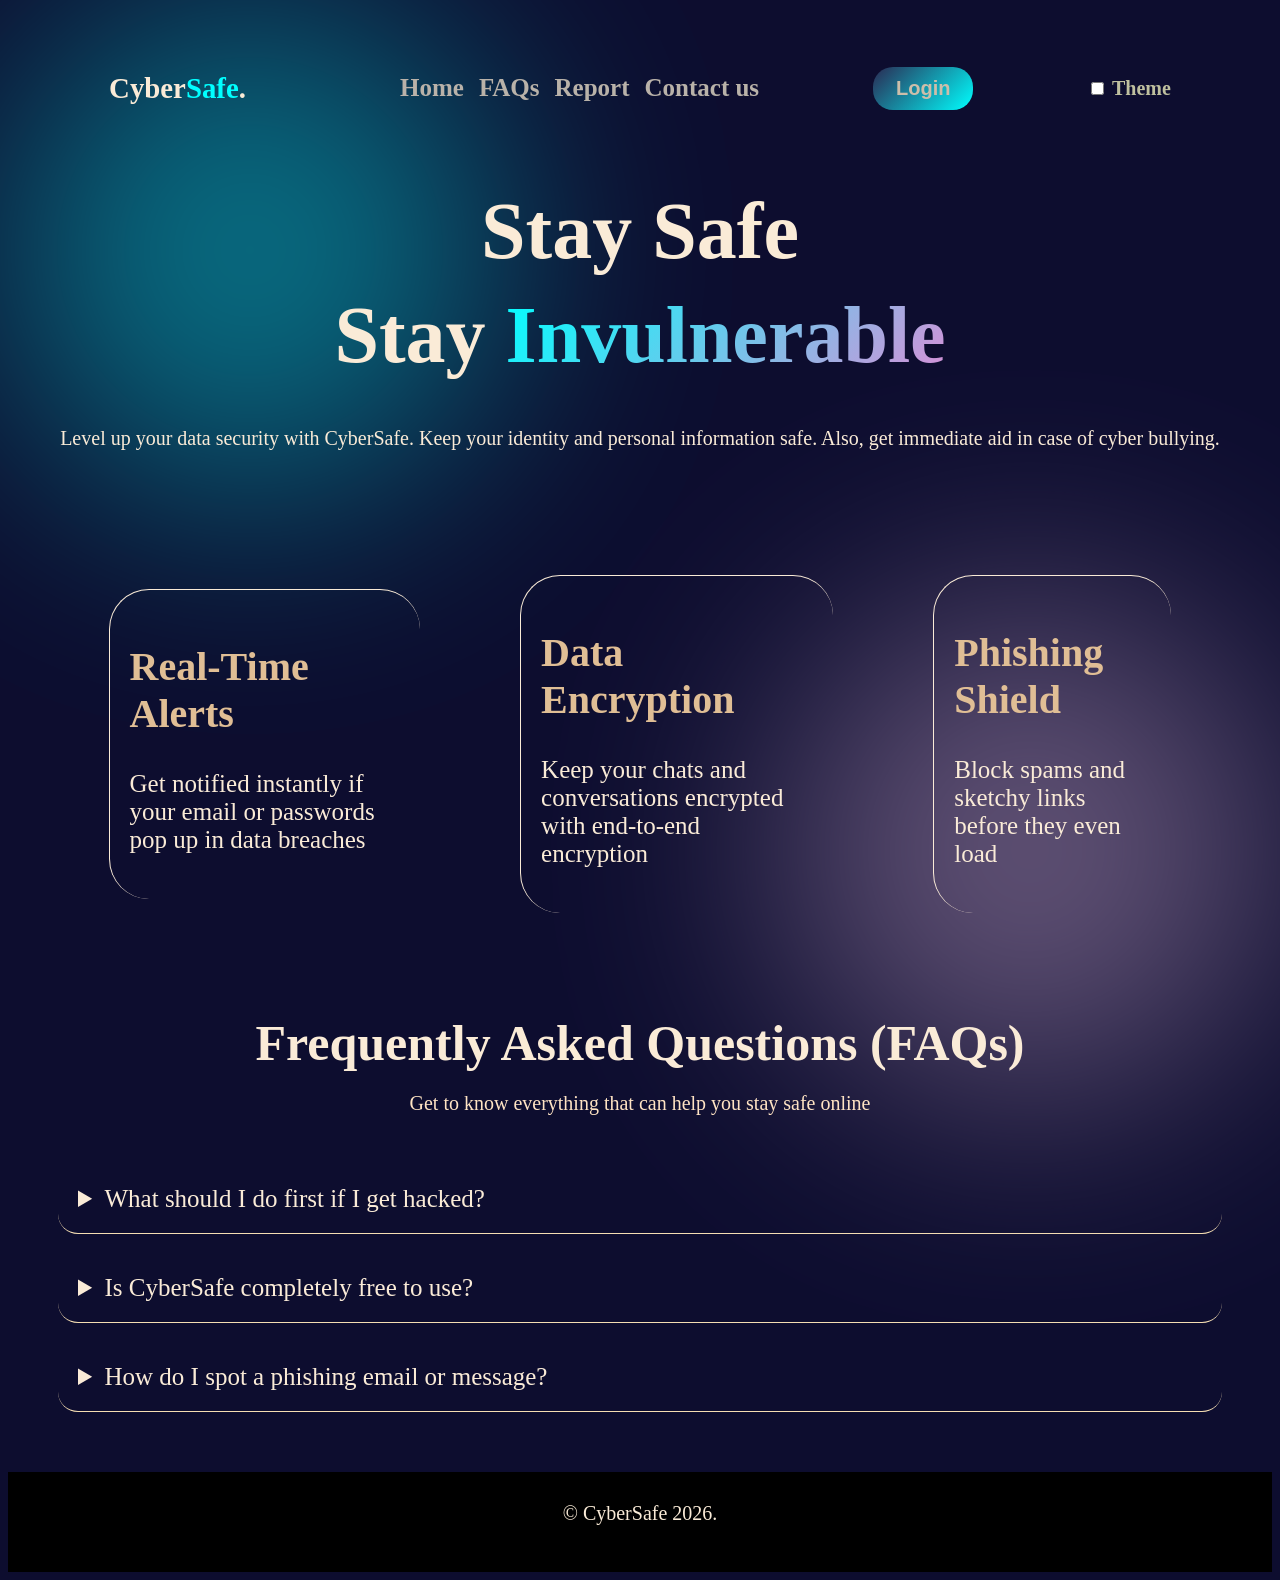
<file: index.html>
<!DOCTYPE html>
<html>
    <head>
        <title>CyberSafe</title>
        <meta name="viewport" content="width=device-width initial-scale=1.0">
        <link rel="stylesheet" href="style/stylehome.css">
    </head>
    <body>
        <div class="blur1"></div>
        <div class="blur2"></div>
        <nav class="navbar">
            <div class="icon">
                <h1>Cyber<span class="span">Safe</span>.</h1>
            </div>
            <ul class="nav-links">
                <li><a href="index.html">Home</a></li>
                <li><a href="#faq">FAQs</a></li>
                <li><a href="report.html">Report</a></li>
                <li><a href="contact.html">Contact us</a></li>
            </ul>
            <div class="login">
                <a href="loginform.html"><button>Login</button></a>
            </div>
            <label class="theme">
                <input type="checkbox">
                <span class="mode">Theme</span>
            </label>
        </nav>
        <header class="head">
            <h1>Stay Safe</h1>
            <h1>Stay <span class="gradient">Invulnerable</span></h1>
            <p>Level up your data security with CyberSafe. Keep your identity and personal information safe.
            Also, get immediate aid in case of cyber bullying.</p>
        </header>
        <main class="grid-container">
            <div class="cards">
                <div class="card">
                    <h2>Real-Time Alerts</h2>
                    <p>Get notified instantly if your email or passwords pop up in data breaches</p>
                </div>
                <div class="card">
                    <h2>Data Encryption</h2>
                    <p>Keep your chats and conversations encrypted with end-to-end encryption</p>
                </div>
                <div class="card">
                    <h2>Phishing Shield</h2>
                    <p>Block spams and sketchy links before they even load</p>
                </div>
            </div>
            <div class="faq" id="faq">
                <h2>Frequently Asked Questions (FAQs)</h2>
                <p>Get to know everything that can help you stay safe online</p>
                <div class="accordion">
                    <details>
                        <summary>What should I do first if I get hacked?</summary>
                        <div class="accordion-content">
                            <p>Immediately change password on affected accounts, enable Two-Factor Authentication (2FA), and disconnect compromised devices 
                            from Wi-Fi.</p>
                        </div>
                    </details>
                    <details>
                        <summary>Is CyberSafe completely free to use?</summary>
                        <div class="accordion-content">
                            <p>Yes, our basic breach monitoring and scam reporting tools are 100% free for everyone.</p>
                        </div>
                    </details>
                    <details>
                        <summary>How do I spot a phishing email or message?</summary>
                        <div class="accordion-content">
                            <p>Check the sender's actual email address, look for urgent demand language, and never click links promising instant money or unexpected packages.</p>
                        </div>
                    </details>
                </div>
            </div>
        </main>
        <footer>
            <p>&copy; CyberSafe 2026.</p>
        </footer>
    </body>
</html>
</file>
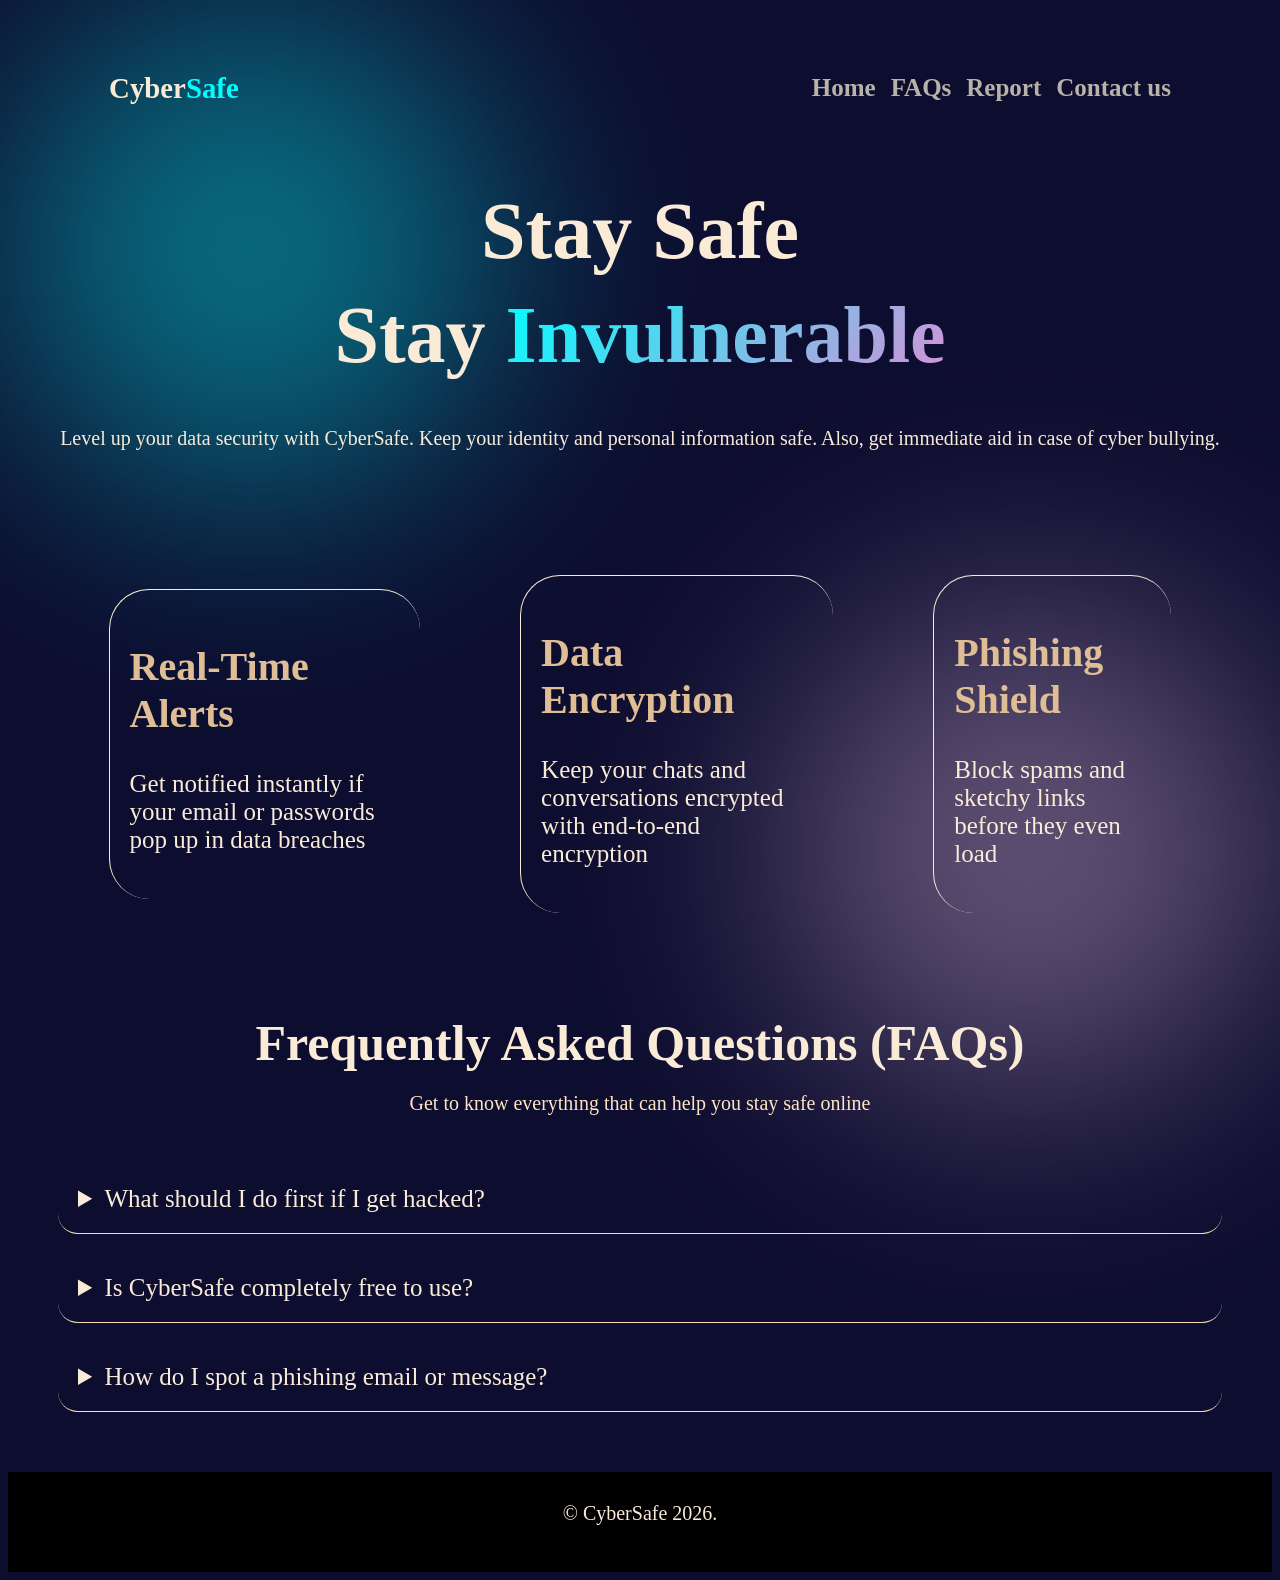
<file: source code/index.html>
<!DOCTYPE html>
<html>
    <head>
        <title>CyberSafe</title>
        <meta name="viewport" content="width=device-width initial-scale=1.0">
        <link rel="stylesheet" href="../style/stylehome.css">
    </head>
    <body>
        <div class="blur1"></div>
        <div class="blur2"></div>
        <nav class="navbar">
            <div class="icon">
                <h1>Cyber<span class="span">Safe</span></h1>
            </div>
            <ul class="nav-links">
                <li><a href="index.html">Home</a></li>
                <li><a href="#faq">FAQs</a></li>
                <li><a href="report.html">Report</a></li>
                <li><a href="contact.html">Contact us</a></li>
            </ul>
        </nav>
        <header class="head">
            <h1>Stay Safe</h1>
            <h1>Stay <span class="gradient">Invulnerable</span></h1>
            <p>Level up your data security with CyberSafe. Keep your identity and personal information safe.
            Also, get immediate aid in case of cyber bullying.</p>
        </header>
        <main class="grid-container">
            <div class="cards">
                <div class="card">
                    <h2>Real-Time Alerts</h2>
                    <p>Get notified instantly if your email or passwords pop up in data breaches</p>
                </div>
                <div class="card">
                    <h2>Data Encryption</h2>
                    <p>Keep your chats and conversations encrypted with end-to-end encryption</p>
                </div>
                <div class="card">
                    <h2>Phishing Shield</h2>
                    <p>Block spams and sketchy links before they even load</p>
                </div>
            </div>
            <div class="faq" id="faq">
                <h2>Frequently Asked Questions (FAQs)</h2>
                <p>Get to know everything that can help you stay safe online</p>
                <div class="accordion">
                    <details>
                        <summary>What should I do first if I get hacked?</summary>
                        <div class="accordion-content">
                            <p>Immediately change password on affected accounts, enable Two-Factor Authentication (2FA), and disconnect compromised devices 
                            from Wi-Fi.</p>
                        </div>
                    </details>
                    <details>
                        <summary>Is CyberSafe completely free to use?</summary>
                        <div class="accordion-content">
                            <p>Yes, our basic breach monitoring and scam reporting tools are 100% free for everyone.</p>
                        </div>
                    </details>
                    <details>
                        <summary>How do I spot a phishing email or message?</summary>
                        <div class="accordion-content">
                            <p>Check the sender's actual email address, look for urgent demand language, and never click links promising instant money or unexpected packages.</p>
                        </div>
                    </details>
                </div>
            </div>
        </main>
        <footer>
            <p>&copy; CyberSafe 2026.</p>
        </footer>
    </body>
</html>
</file>
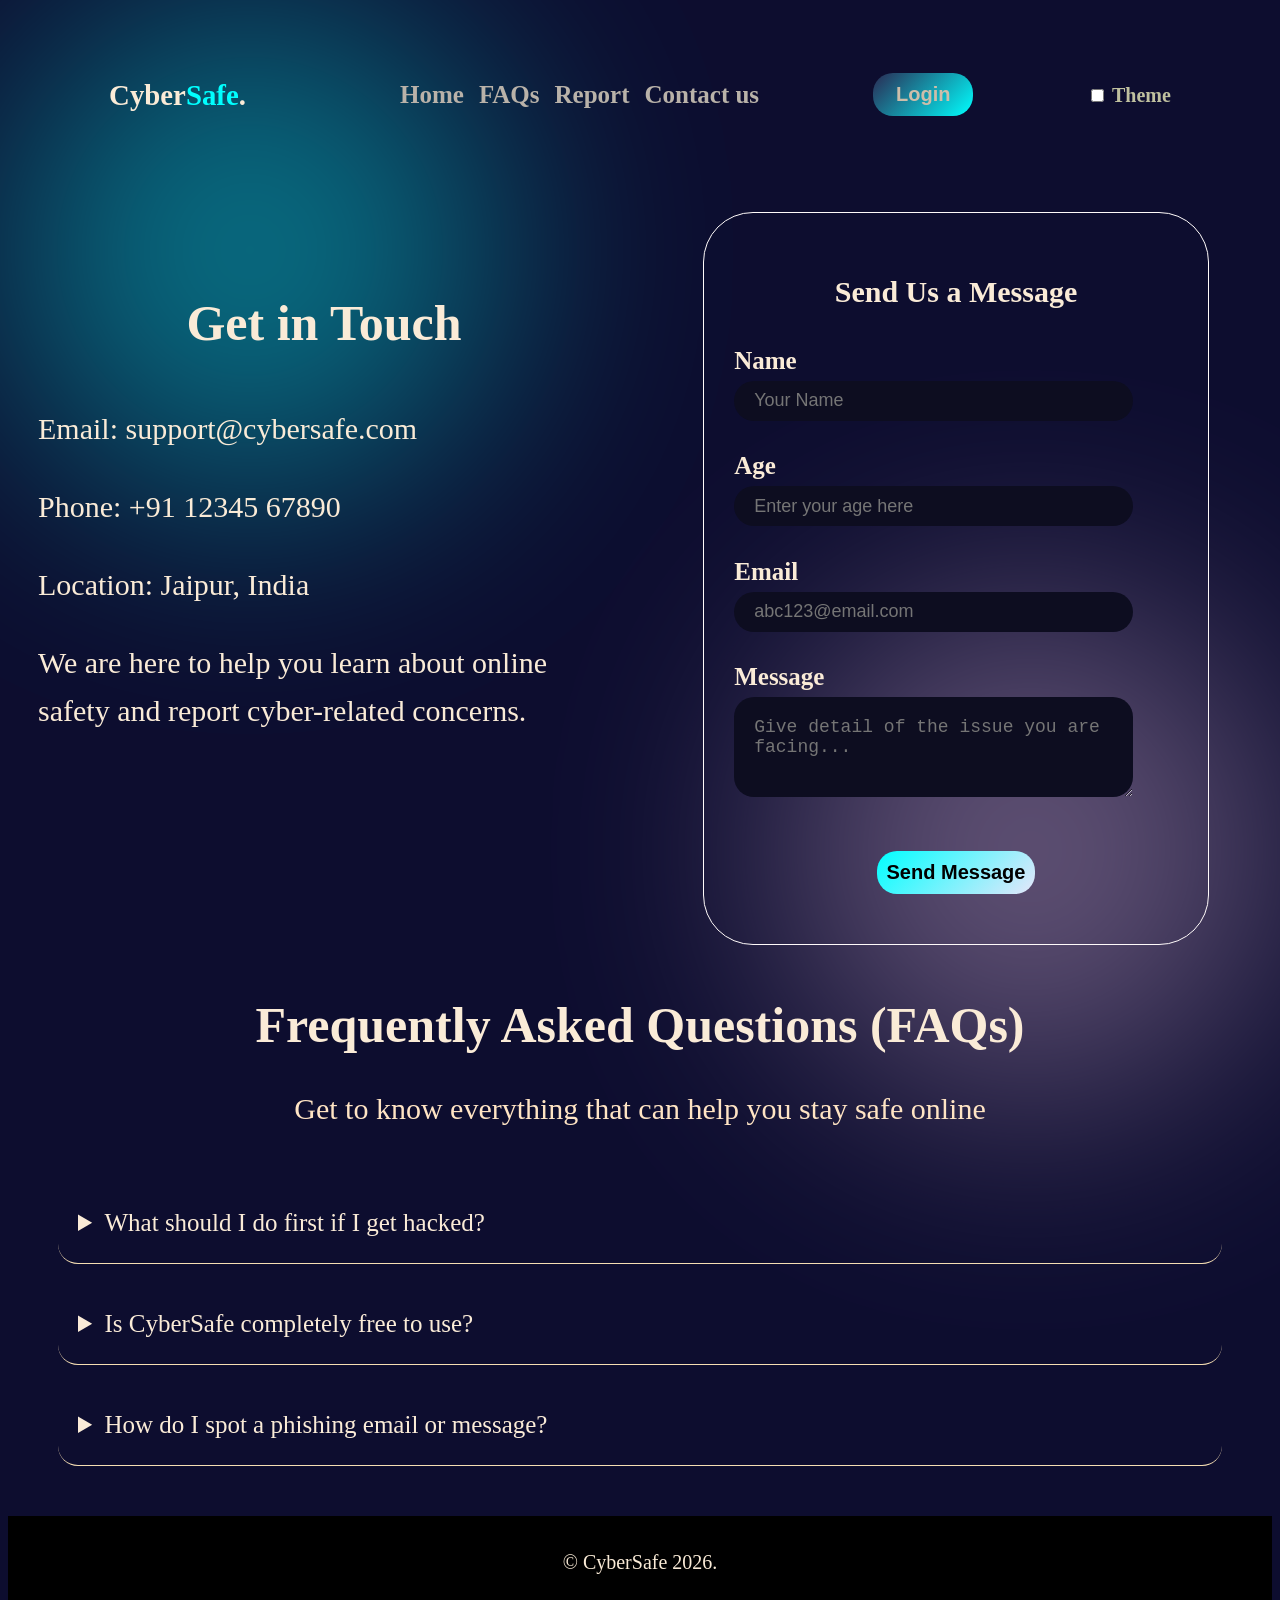
<file: contact.html>
<!DOCTYPE html>
<html>
    <head>
        <title>CyberSafe</title>
        <meta name="viewport" content="width=device-width initial-scale=1.0">
        <link rel="stylesheet" href="style/stylecontact.css">
    </head>
    <body>
        <div class="grid-container">
            <div class="blur1"></div>
            <div class="blur2"></div>
            <nav class="navbar">
            <div class="icon">
                <h1>Cyber<span class="span">Safe</span>.</h1>
            </div>
            <ul class="nav-links">
                <li><a href="index.html">Home</a></li>
                <li><a href="#faq">FAQs</a></li>
                <li><a href="report.html">Report</a></li>
                <li><a href="contact.html">Contact us</a></li>
            </ul>
            <div class="login">
                <a href="loginform.html"><button>Login</button></a>
            </div>
            <label class="theme">
                <input type="checkbox">
                <span class="mode">Theme</span>
            </label>
        </nav>
            <main class="contact-grid">
                <section class="contact-info">
                    <h2>Get in Touch</h2>
                    <p>Email: support@cybersafe.com</p>
                    <p>Phone: +91 12345 67890</p>
                    <p>Location: Jaipur, India</p>
                    <p>We are here to help you learn about online safety and report cyber-related concerns.</p>
                </section>
                <section class="contact-form">
                    <h2>Send Us a Message</h2>
                    <form>
                        <label>Name</label><br>
                        <input type="text" placeholder="Your Name" required><br><br>
                        <label>Age</label><br>
                        <input type="text" placeholder="Enter your age here"><br><br>
                        <label>Email</label><br>
                        <input type="email" placeholder="abc123@email.com" required><br><br>
                        <label>Message</label><br>
                        <textarea rows="3" placeholder="Give detail of the issue you are facing..."></textarea><br><br>
                        <button type="submit">Send Message</button>
                    </form>
                </section>
                <div class="faq" id="faq">
                <h2>Frequently Asked Questions (FAQs)</h2>
                <p>Get to know everything that can help you stay safe online</p>
                <div class="accordion">
                    <details>
                        <summary>What should I do first if I get hacked?</summary>
                        <div class="accordion-content">
                            <p>Immediately change password on affected accounts, enable Two-Factor Authentication (2FA), and disconnect compromised devices 
                            from Wi-Fi.</p>
                        </div>
                    </details>
                    <details>
                        <summary>Is CyberSafe completely free to use?</summary>
                        <div class="accordion-content">
                            <p>Yes, our basic breach monitoring and scam reporting tools are 100% free for everyone.</p>
                        </div>
                    </details>
                    <details>
                        <summary>How do I spot a phishing email or message?</summary>
                        <div class="accordion-content">
                            <p>Check the sender's actual email address, look for urgent demand language, and never click links promising instant money or unexpected packages.</p>
                        </div>
                    </details>
                </div>
            </div>
            </main>
        </div>
        <footer>
            <p>&copy; CyberSafe 2026.</p>
        </footer>
    </body>
</html>
</file>
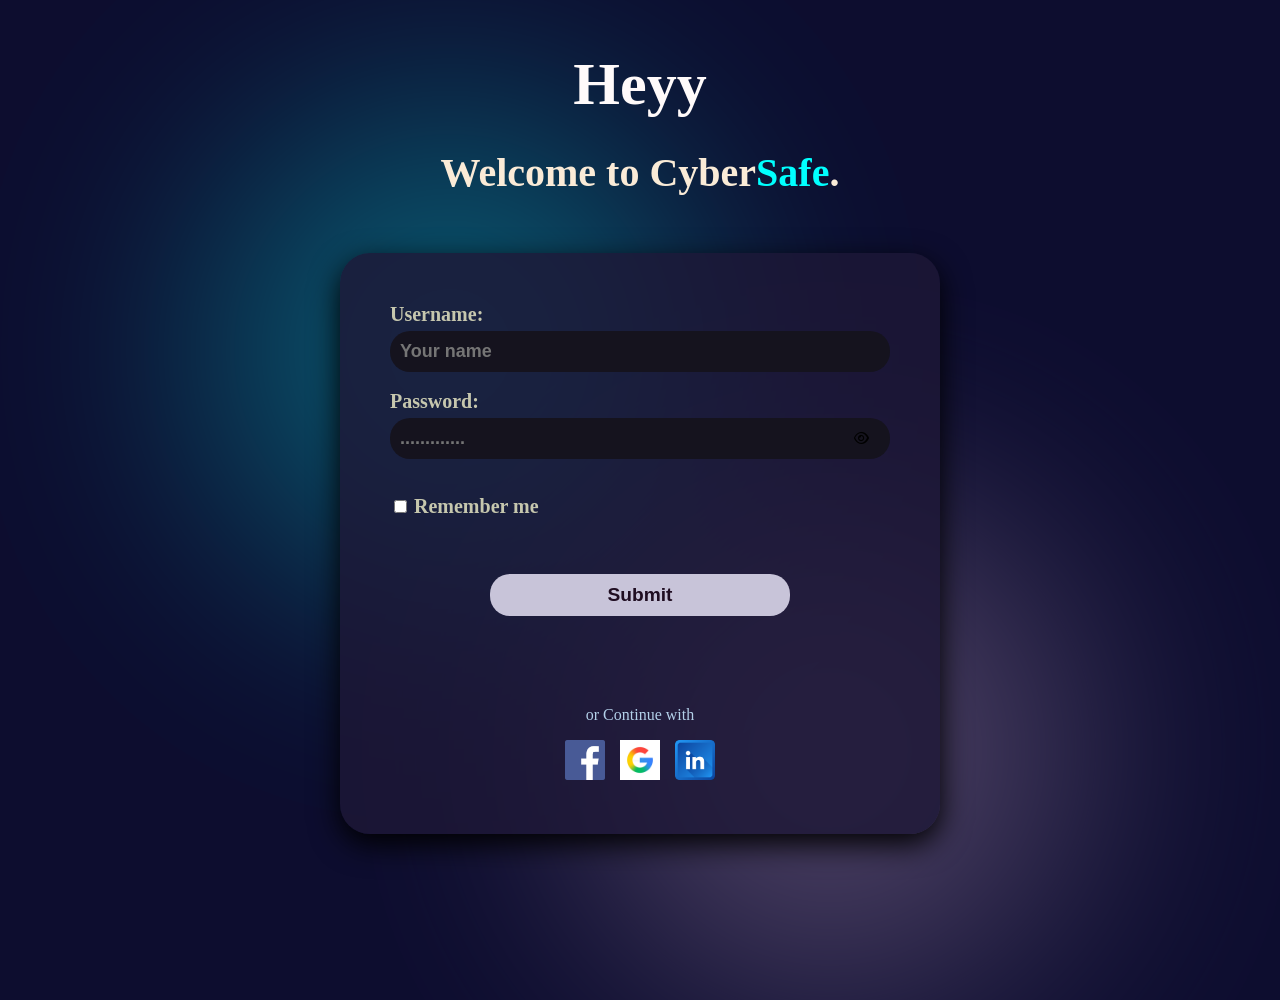
<file: loginform.html>
<!doctype html>
<html> 
    <head>
        <meta charset="utf-8">
        <meta name="viewport">
        <title>Login form</title>
        <link rel="icon" type="image/jpeg" href="../pictures/girl.jpg">
        <link rel="stylesheet" href="style/styleloginform.css">
        <link rel="stylesheet" href="https://cdnjs.cloudflare.com/ajax/libs/font-awesome/6.5.2/css/all.min.css">
    </head>
    <body>
        <div class="blur1"></div>
        <div class="blur2"></div>
        <main>
            <div class="head">
                <h1>Heyy</h1>
                <h2>Welcome to Cyber<span>Safe</span>.</h2>
            </div>
            <div class="form">
                <form action="index.html">  
                    <label for="username" required>Username:</label><br>
                    <input type="text" placeholder="Your name" required><br><br>
                    <label for="pwd" required>Password:</label><br>
                    <input type="password" id="pwd" placeholder="............." required>
                    <button type="button" class="eye">
                        <i class="fa-regular fa-eye"></i>
                    </button><br><br>
                    <input type="checkbox" id="remember" name="remember" value="Remember me">
                    <label for="remember">Remember me</label><br><br><br>        
                    <button type="submit" class="btn">Submit</button><br><br><br>
                    <p>or Continue with</p>
                    <nav>
                        <div class="icon">
                            <a href="https://www.facebook.com"><img src="facebook.png"></a>
                            <span class="tooltip">Facebook</span>
                        </div>
                        <div class="icon">
                            <a href="https://www.google.com"><img src="google.png"></a>
                            <span class="tooltip">Google</span>
                        </div>
                        <div class="icon">
                            <a href="https://in.linkedin.com"><img src="linkedin.png"></a>
                            <span class="tooltip">Linkedin</span>
                        </div>
                    </nav>
                </form>
            </div>
        </main>
    </body>
</html>
</file>
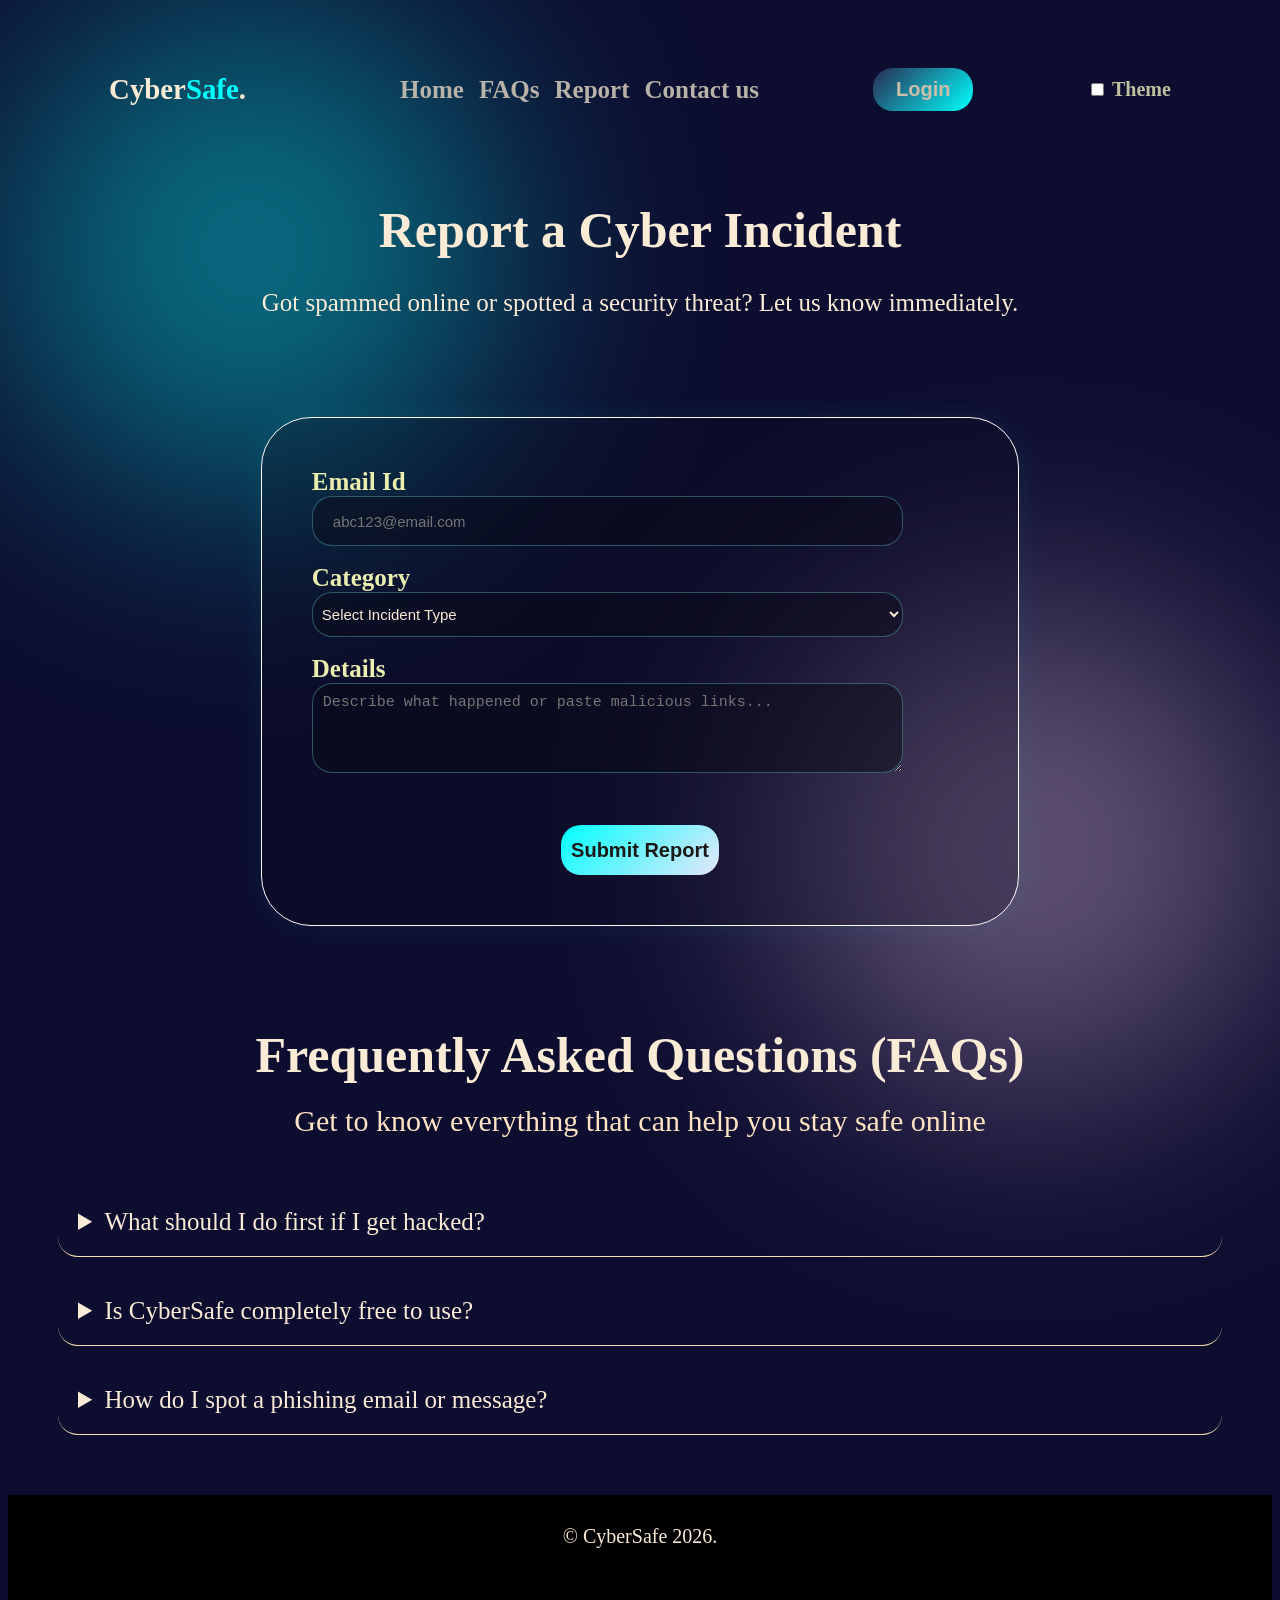
<file: report.html>
<!DOCTYPE html>
<html>
    <head>
        <title>CyberSafe</title>
        <meta name="viewport" content="width=device-width, initial-scale=1.0">
        <link rel="stylesheet" href="style/stylereport.css">
    </head>
    <body>
        <div class="blur1"></div>
        <div class="blur2"></div>
        <nav class="navbar">
            <div class="icon">
                <h1>Cyber<span class="span">Safe</span>.</h1>
            </div>
            <ul class="nav-links">
                <li><a href="index.html">Home</a></li>
                <li><a href="#faq">FAQs</a></li>
                <li><a href="report.html">Report</a></li>
                <li><a href="contact.html">Contact us</a></li>
            </ul>
            <div class="login">
                <a href="loginform.html"><button>Login</button></a>
            </div>
            <label class="theme">
                <input type="checkbox">
                <span class="mode">Theme</span>
            </label>
        </nav>
            <header class="form">
                <h1>Report a Cyber Incident</h1>
                <p>Got spammed online or spotted a security threat? Let us know immediately.</p>
            </header>
            <main>
                <div class="grid-container">
                    <form>
                        <div class="input">
                            <label>Email Id</label><br>
                            <input type="text" placeholder="abc123@email.com" required><br><br>
                            <label>Category</label><br>
                            <select required>
                                <option value="disabled selected">Select Incident Type</option>
                                <option value="phishing">Phishing Link / Scam</option>
                                <option value="hack">Account Breach</option>
                                <option value="harassment">Cyberbullying / Abuse</option>
                                <option value="other">Other Incident</option>
                            </select><br><br>
                            <label>Details</label><br>
                            <textarea rows="4" placeholder="Describe what happened or paste malicious links..." required></textarea><br><br>
                        </div>
                        <div class="button">
                            <button type="submit">Submit Report</button>
                        </div>
                    </form>
                </div>
                <div class="faq" id="faq">
                    <h2>Frequently Asked Questions (FAQs)</h2>
                    <p>Get to know everything that can help you stay safe online</p>
                    <div class="accordion">
                        <details>
                            <summary>What should I do first if I get hacked?</summary>
                            <div class="accordion-content">
                                <p>Immediately change password on affected accounts, enable Two-Factor Authentication (2FA), and disconnect compromised devices 
                                from Wi-Fi.</p>
                            </div>
                        </details>
                        <details>
                            <summary>Is CyberSafe completely free to use?</summary>
                            <div class="accordion-content">
                                <p>Yes, our basic breach monitoring and scam reporting tools are 100% free for everyone.</p>
                            </div>
                        </details>
                        <details>
                            <summary>How do I spot a phishing email or message?</summary>
                            <div class="accordion-content">
                                <p>Check the sender's actual email address, look for urgent demand language, and never click links promising instant money or unexpected packages.</p>
                            </div>
                        </details>
                    </div>
                </div>
            </main>
            <footer>
                <p>&copy; CyberSafe 2026.</p>
            </footer>
        </div>
    </body>
</html>
</file>
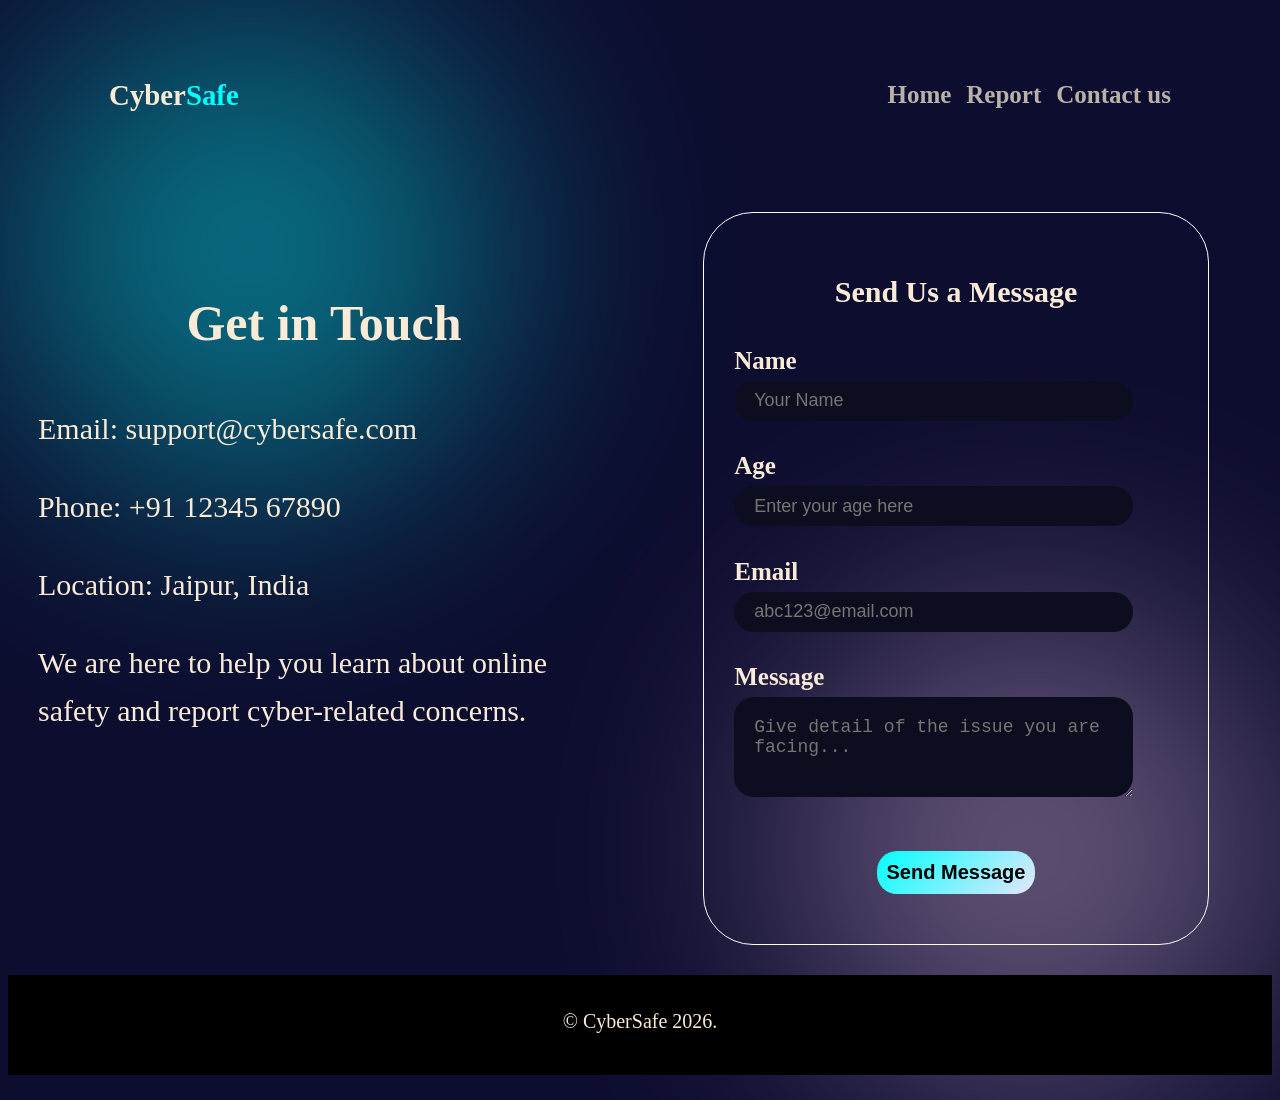
<file: source code/contact.html>
<!DOCTYPE html>
<html>
    <head>
        <title>CyberSafe</title>
        <meta name="viewport" content="width=device-width initial-scale=1.0">
        <link rel="stylesheet" href="../style/stylecontact.css">
    </head>
    <body>
        <div class="grid-container">
            <div class="blur1"></div>
            <div class="blur2"></div>
            <nav class="navbar">
            <div class="icon">
                <h1>Cyber<span class="span">Safe</span></h1>
            </div>
            <ul class="nav-links">
                <li><a href="index.html">Home</a></li>
                <li><a href="report.html">Report</a></li>
                <li><a href="contact.html">Contact us</a></li>
            </ul>
        </nav>
            <main class="contact-grid">
                <section class="contact-info">
                    <h2>Get in Touch</h2>
                    <p>Email: support@cybersafe.com</p>
                    <p>Phone: +91 12345 67890</p>
                    <p>Location: Jaipur, India</p>
                    <p>We are here to help you learn about online safety and report cyber-related concerns.</p>
                </section>
                <section class="contact-form">
                    <h2>Send Us a Message</h2>
                    <form>
                        <label>Name</label><br>
                        <input type="text" placeholder="Your Name" required><br><br>
                        <label>Age</label><br>
                        <input type="text" placeholder="Enter your age here"><br><br>
                        <label>Email</label><br>
                        <input type="email" placeholder="abc123@email.com" required><br><br>
                        <label>Message</label><br>
                        <textarea rows="3" placeholder="Give detail of the issue you are facing..."></textarea><br><br>
                        <button type="submit">Send Message</button>
                    </form>
                </section>
            </main>
        </div>
        <footer>
            <p>&copy; CyberSafe 2026.</p>
        </footer>
    </body>
</html>
</file>
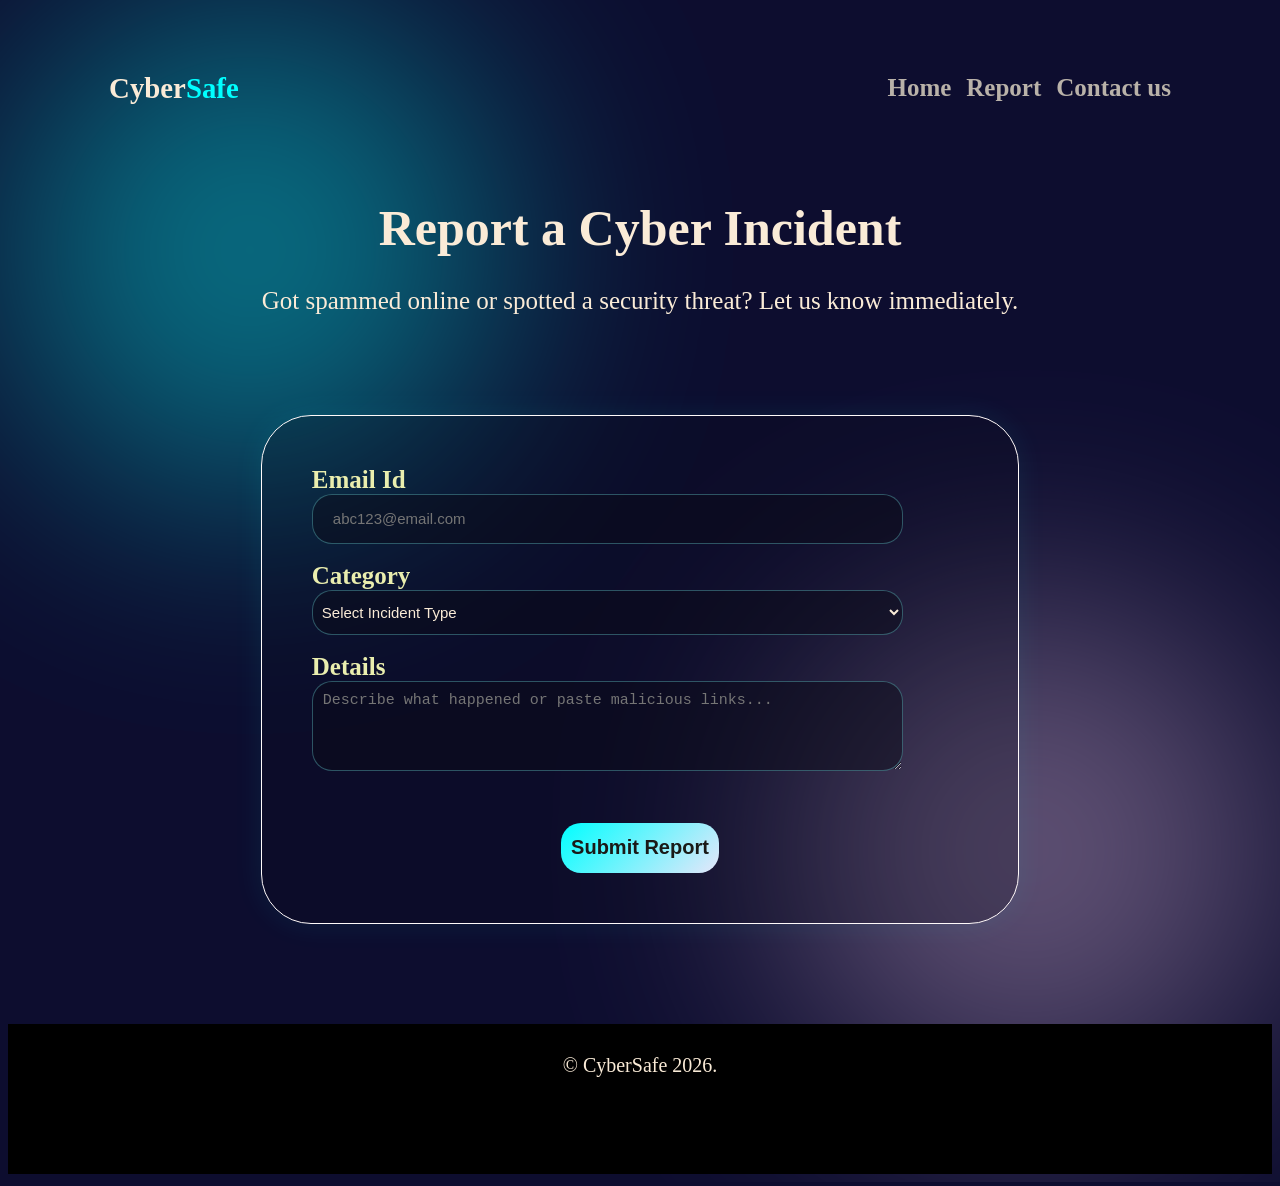
<file: source code/report.html>
<!DOCTYPE html>
<html>
    <head>
        <title>CyberSafe</title>
        <meta name="viewport" content="width=device-width, initial-scale=1.0">
        <link rel="stylesheet" href="../style/stylereport.css">
    </head>
    <body>
        <div class="blur1"></div>
        <div class="blur2"></div>
        <nav class="navbar">
            <div class="icon">
                <h1>Cyber<span class="span">Safe</span></h1>
            </div>
            <ul class="nav-links">
                <li><a href="index.html">Home</a></li>
                <li><a href="report.html">Report</a></li>
                <li><a href="contact.html">Contact us</a></li>
            </ul>
        </nav>
            <header class="form">
                <h1>Report a Cyber Incident</h1>
                <p>Got spammed online or spotted a security threat? Let us know immediately.</p>
            </header>
            <main class="grid-container">
            <form>
                <div class="input">
                    <label>Email Id</label><br>
                    <input type="text" placeholder="abc123@email.com" required><br><br>
                    <label>Category</label><br>
                    <select required>
                        <option value="disabled selected">Select Incident Type</option>
                        <option value="phishing">Phishing Link / Scam</option>
                        <option value="hack">Account Breach</option>
                        <option value="harassment">Cyberbullying / Abuse</option>
                        <option value="other">Other Incident</option>
                    </select><br><br>
                    <label>Details</label><br>
                    <textarea rows="4" placeholder="Describe what happened or paste malicious links..." required></textarea><br><br>
                </div>
                <div class="button">
                    <button type="submit">Submit Report</button>
                </div>
            </form>
            </main>
            <footer>
                <p>&copy; CyberSafe 2026.</p>
            </footer>
        </div>
    </body>
</html>
</file>
<file: style/stylehome.css>
* {
    box-sizing: border-box;
}
html {
        scroll-behavior: smooth;
}
body:has(.theme input:checked) {
        background-color: rgb(171, 200, 212);
        .blur1 {
            background: rgb(20, 16, 57);
        }
        .blur2 {
            background: rgb(68, 28, 78);
        }
        .navbar a {
            color: rgb(43, 88, 49);
        }
        a:hover {
            color: rgb(14, 34, 16);
        }
        .icon {
            color: rgb(33, 31, 73);
        }
        .icon span {
            color: aquamarine;
        }
        .login button {
            color: rgb(17, 42, 21);
            background: linear-gradient(135deg, rgb(20, 16, 57), rgb(0, 255, 255));
        }
        .theme {
            color: rgb(20, 16, 57);
        }
        .head h1 {
            color: rgb(20, 16, 57);
        }
        .gradient {
            background: linear-gradient(135deg, rgb(18, 22, 52), aqua);
            background-clip: text;
            -webkit-text-fill-color: transparent;
        }
        .head p {
            color: rgb(76, 77, 34);
        }
        .card {
            border-top: 5px solid rgb(83, 36, 92);
            border-left: 5px solid rgb(83, 36, 92);
            border-radius: 40px;
        }
        .card h2 {
            color: rgb(88, 43, 105);
        }
        .card p {
            font-weight: bold;
            color: rgb(43, 88, 49);
        }
        .faq h2 {
            color: rgb(43, 28, 65);
        }
        .faq > p {
            font-weight: bold;
            color: rgb(63, 109, 129);
        }
        .accordion summary {
            border-bottom: 5px solid rgb(38, 15, 43);
            color: rgb(30, 65, 28);
            font-weight: bold;
        }
        .accordion-content p {
            color: rgb(52, 116, 60);
            font-weight: bold;
        }  
    } 
body {
    background-color: rgb(13, 13, 47);
    color: antiquewhite;
    min-height: 100vh;
    .blur1 {
        position: absolute;
        width: 500px;
        height: 500px;
        border-radius: 50%;
        z-index: -1;
        opacity: 0.4;
        top: 0; 
        left: 0; 
        background: aqua;
        filter: blur(120px);
    } 
    .blur2 {
        position: absolute;
        width: 500px;
        height: 500px;
        border-radius: 50%;
        z-index: -1;
        opacity: 0.4;
        top: 600px;
        right: 0;
        background: rgb(223, 186, 223);
        filter: blur(120px);
    }
    .navbar {
        display: flex;
        justify-content: space-between;
        align-items: center;
        padding: 40px 8%;
    }
    .icon {
        font-size: larger;
    }
    .span {
        color: aqua;
    }
    a {
        color: rgb(185, 178, 169);
        font-size: 25px;
        text-decoration: none;
    }
    a:hover {        
        color: antiquewhite;
    }
    ul {
        font-size: larger;
        font-weight: bolder;
        list-style: none;
        display: flex;
        gap: 15px;
    }
    button {
        border: none;
        border-radius: 20px;
        width: 100px;
        padding: 10px;
        font-size: 20px;
        font-weight: bold;
        color: rgb(205, 190, 170);
        background: linear-gradient(135deg, rgb(42, 42, 83), aqua);
        background-clip: border-box;
        cursor: pointer;
    }
    .theme {
            color: rgb(191, 192, 159);
            font-size: 20px;
            font-weight: bold;
        }
    .head {
        text-align: center;
    }
    .head h1{
        margin: 20px auto;
        padding: 10px;
        font-size: 80px;
        line-height: 0.8;
    }
    .head p {
        margin: 30px;
        padding: 20px;
        font-size: 20px;
    }
    .gradient {
        background: linear-gradient(135deg, aqua,rgb(215, 144, 215));
        background-clip: text;
        -webkit-text-fill-color: transparent;
    }
    .cards {
        display: flex;
        align-items: center;
        justify-content: space-between;
        margin: 2%;
        padding: 2%;
    }
    .card {
        grid-column: span 3,1fr;
        border-radius: 40px;
        border-top: 1px solid;
        border-left: 1px solid;
        box-sizing: border-box;
        box-shadow: inset;
        gap: 50px;
        margin: 50px;
        padding: 20px;
    }
    .card h2 {
        color: rgb(224, 190, 149);
        font-size: 40px;
    }
    .card p {
        font-size: 25px;
    }
    .faq {
        grid-column: span 3;
    }
    .faq h2 {
        text-align: center;
        font-size: 50px;
        margin: 10px;
    }
    .faq> p {
        text-align: center;
        font-size: 20px;
        margin: 20px;
        color: bisque;
    }
    .accordion {
        margin: 20px;
        padding: 20px;
    }
    .accordion summary {
        border-bottom: 1px solid wheat;
        border-radius: 20px;
        margin: 10px;
        padding: 20px;
        font-size: 25px;
    }
    .accordion-content p {
        margin: 20px;
        padding: 10px;
        font-size: 25px;
        color: rgb(232, 239, 174);
    }
    footer {
        margin-top: auto;
        min-height: 100px;
        width: 100%;
        background-color: black;
    }
    footer p {
        font-size: 20px;
        margin: 30px auto;
        text-align: center;
        padding: 30px;
    }
}
@media screen and (max-width: 768px) {
    body {
        .blur1 {
            width: 200px;
            height: 200px;
        } 
        .blur2 {
            width: 300px;
            height: 300px;
        }
        .navbar {
            display: flex;
            flex-direction: column;
        }
        .theme {
                position: absolute;
                top: 20px;
                right: 20px;
        }
        .cards {
            display: flex;
            flex-direction: column;
        }
        .card {
            margin: 50px;
            padding: 20px;
        }
    }
}
@media screen and (max-width: 440px) {
    body {
        .navbar a {
        font-size: 20px;
        }
        .head h1 {
            text-align: center;
        }
        .head p {
            text-align: center;
        }
        .gradient {
        font-size: 70px;
        }
    }
}
@media screen and (max-width: 360px) {
    body {
        .navbar a {
            font-size: 15px;
        }
        .head h1 {
            font-size: 60px;
        }
        .gradient {
            font-size: 60px;
        }
    }
}
</file>
<file: style/stylecontact.css>
* {
    box-sizing: border-box;
}
html {
        scroll-behavior: smooth;
    }
body:has(.theme input:checked) {
        background-color: rgb(171, 200, 212);
        .blur1 {
            background: rgb(20, 16, 57);
        }
        .blur2 {
            background: rgb(68, 28, 78);
        }
        .navbar a {
            color: rgb(43, 88, 49);
        }
        a:hover {
            color: rgb(14, 34, 16);
        }
        .icon {
            color: rgb(33, 31, 73);
        }
        .icon span {
            color: aquamarine;
        }
        .login button {
            color: rgb(17, 42, 21);
            background: linear-gradient(135deg, rgb(20, 16, 57), rgb(0, 255, 255));
        }
        .theme {
            color: rgb(20, 16, 57);
        }
        .contact-info h2 {
            color: rgb(20, 16, 57);
        }
        .contact-info p {
            color: rgb(43, 88, 49);
            font-weight: bold;
        }
        .contact-form {
            border: 5px solid rgb(83, 36, 92);
            border-radius: 40px;
            background-color: rgb(171, 200, 212);
        }
        .contact-form h2 {
            color: rgb(20, 16, 57);
        }
        .contact-form label {
            color: rgb(43, 88, 49);
        }
        .contact-form input,
        .contact-form textarea {
            color: rgb(43, 88, 49);
            background-color: rgb(159, 185, 196);
        }
        .contact-form button {
            color: rgb(17, 42, 21);
            background: linear-gradient(135deg, rgb(20, 16, 57), rgb(177, 160, 194));
        }   
        .faq h2 {
            color: rgb(43, 28, 65);
        }
        .faq > p {
            font-weight: bold;
            color: rgb(63, 109, 129);
        }
        .accordion summary {
            border-bottom: 5px solid rgb(38, 15, 43);
            color: rgb(30, 65, 28);
            font-weight: bold;
        }
        .accordion-content p {
            color: rgb(52, 116, 60);
            font-weight: bold;
        }  
    } 
body {
    background-color: rgb(13, 13, 47);
    color: antiquewhite;
    min-height: 100vh;
    line-height: 1.6;
    display: flex;
    flex-direction: column;
    .blur1 {
        position: absolute;
        width: 500px;
        height: 500px;
        border-radius: 50%;
        z-index: -1;
        opacity: 0.4;
        top: 0; 
        left: 0; 
        background: aqua;
        filter: blur(120px);
    } 
    .blur2 {
        position: absolute;
        width: 500px;
        height: 500px;
        border-radius: 50%;
        z-index: -1;
        opacity: 0.4;
        top: 600px;
        right: 0;
        background: rgb(223, 186, 223);
        filter: blur(120px);
    }
    .navbar {
        display: flex;
        justify-content: space-between;
        align-items: center;
        padding: 40px 8%;
    }
    .icon {
        font-size: larger;
    }
    .span {
        color: aqua;
    }
    a {
        color: rgb(185, 178, 169);
        font-size: 25px;
        text-decoration: none;
    }
    a:hover {
        color: antiquewhite;
    }
    ul {
        font-size: larger;
        font-weight: bolder;
        list-style: none;
        display: flex;
        gap: 15px;
    }
    .login button {
        border: none;
        border-radius: 20px;
        width: 100px;
        padding: 10px;
        font-size: 20px;
        font-weight: bold;
        color: rgb(205, 190, 170);
        background: linear-gradient(135deg, rgb(42, 42, 83), aqua);
        background-clip: border-box;
        cursor: pointer;
    }
    .theme {
            color: rgb(191, 192, 159);
            font-size: 20px;
            font-weight: bold;
    }
    .contact-grid {
        display: grid;
        grid-template-columns: repeat(2, 1fr);
        flex: 1;
    }
    .contact-info {
        margin: 30px auto;
        padding: 30px;
    }
    .contact-info h2 {
        text-align: center;
        font-size: 50px;
    }
    .contact-info p {
        display: flex;
        flex-direction: column;
        font-size: 30px;
    }
    .contact-form {
        border: 1px solid snow;
        border-radius: 50px;
        margin: 30px auto;
        padding: 30px;
        width: 80%;
    }
    .contact-form h2 {
        text-align: center;
        font-size: 30px;
    }
    .contact-form label {
        font-size: 25px;
        font-weight: bold;
    }
    .contact-form input {
        background-color: rgb(13, 13, 32);
        border: none;
        border-radius: 20px;
        width: 90%;
        height: 40px;
        font-size: 18px;
        color: antiquewhite;
        padding: 20px;
    }
    .contact-form textarea {
        background-color: rgb(13, 13, 32);
        border: none;
        border-radius: 20px;
        width: 90%;
        height: 100px;
        font-size: 18px;
        color: antiquewhite;
        padding: 20px;
    }
    .contact-form button {
        background: linear-gradient(135deg, aqua, lavender);
        background-clip: border-box;
        border: none;
        border-radius: 20px;
        font-size: 20px;
        font-weight: bold;
        padding: 10px;
        margin: 20px auto;
        display: block;
        cursor: pointer;
    }
    .faq {
        grid-column: span 3;
    }
    .faq h2 {
        text-align: center;
        font-size: 50px;
        margin: 10px;
    }
    .faq> p {
        text-align: center;
        font-size: 30px;
        margin: 20px;
        color: bisque;
    }
    .accordion {
        margin: 20px;
        padding: 20px;
    }
    .accordion summary {
        border-bottom: 1px solid wheat;
        border-radius: 20px;
        margin: 10px;
        padding: 20px;
        font-size: 25px;
    }
    .accordion-content p {
        margin: 20px;
        padding: 10px;
        font-size: 25px;
        color: rgb(232, 239, 174);
    }
    html {
        scroll-behavior: smooth;
    }
    footer {
        margin-top: auto;
        min-height: 100px;
        width: 100%;
        background-color: black;
    }
    footer p {
        font-size: 20px;
        margin: 30px auto;
        text-align: center;
    }
}
@media screen and (max-width: 768px) {
    body {
        .blur1 {
            width: 200px;
            height: 200px;
        } 
        .blur2 {
            width: 300px;
            height: 300px;
        }
        .navbar {
            display: flex;
            flex-direction: column;
        }
        .theme {
            position: absolute;
            top: 20px;
            right: 20px;
        }
    }
}
@media screen and (max-width: 440px) {
    body {
        .navbar a {
            font-size: 20px;
        }
        .contact-grid {
            display: flex;
            flex-direction: column;
        }
    }
}
@media screen and (max-width: 360px) {
    body {
        .contact-form input,
        .contact-form textarea {
            width: 80%;
        }
        .navbar a {
            font-size: 15px;
        }
    }
    
}
</file>
<file: style/styleloginform.css>
body {
    background-color: rgb(13, 13, 47);
    display: flex;
    align-items: center;
    justify-content: center;
    min-height: 100vh;
    .blur1 {
        position: absolute;
        width: 500px;
        height: 500px;
        border-radius: 50%;
        z-index: -1;
        opacity: 0.3;
        top: 100px; 
        left: 200px; 
        background: aqua;
        filter: blur(120px);
    } 
    .blur2 {
        position: absolute;
        width: 500px;
        height: 500px;
        border-radius: 50%;
        z-index: -1;
        opacity: 0.3;
        top: 500px;
        right: 200px;
        background: rgb(223, 186, 223);
        filter: blur(120px);
    }
    .head h1 {
            color: snow;
            text-align: center;
            font-size: 60px;
            line-height: 0.5;
        }
    .head h2 {
            color: antiquewhite;
            text-align: center;
            font-size: 40px;
            padding: 10px;
        }
        span {
            color: aqua;
        }
    .form { 
        border: 20px rgb(205, 221, 205);
        border-radius: 30px;
        display: block;
        align-items: center;
        margin: 50px;
        padding: 50px;
        box-sizing: border-box;
        box-shadow: 0 10px 30px rgba(0, 0, 0, 1);
        justify-content: center;
        transform: translateY(-3px);
        background-color: rgba(29, 23, 54, 0.8);
        width: 600px;
        height: fit-content;
        form {
            label {
                color: rgb(198, 199, 174);
                font-size: 20px;
                font-weight: bolder;
            }
            input[type=text] {
                background-color: rgb(21, 19, 30);
                padding: 10px;
                border: none rgb(211, 207, 249);
                border-radius: 20px;
                box-sizing: border-box;
                margin-top: 5px;
                margin-right: 20px;
                width: 100%;
                font-size: large;
                font-weight: bold;
                color: aliceblue
            }
            input[type=password] {
                background-color: rgb(21, 19, 30);
                padding: 10px;
                padding-right: 60px;
                border: none rgb(211, 207, 249);
                border-radius: 20px;
                box-sizing: border-box;
                margin-top: 5px;
                margin-right: 20px;
                width: 100%;
                font-size: large;
                font-weight: bold;
                color: aliceblue
            }
            .eye {
                position: absolute;
                right: 25px;
                top: 23.5%;
                margin: 40px;
                cursor: pointer;
                border: none;
                background: transparent;
            }
            .btn {
                display: block;
                margin: 20px auto;
                padding: 10px;
                font-size: larger;
                font-weight: bolder;
                width: 60%;
                color: rgb(31, 13, 33);
                background-color: rgb(200, 196, 217);
                transition: height 0s;
                border-radius: 20px;
                border: none;
                cursor: pointer;
            }
            nav {
                align-items: center;
                justify-content: center;
                display: flex;
                gap: 15px;
                .icon img {
                    position: relative;
                    width: 40px;
                    height: 40px;
                    transition: height 0s width 0s;
                }
                .icon {
                    position: relative;
                    display: inline-block;
                }
                .tooltip {
                    position: absolute;
                    display: inline-block;
                    background-color: rgb(37, 37, 77);
                    color: rgb(214, 202, 186);
                    top: 97%;
                    left: 50%;
                    transform: translateX(-50%);
                    padding: 0;
                    margin: 0;
                    visibility: hidden;
                }
            }
            .icon:hover .tooltip {
                visibility: visible;
            }
            p {
                text-align: center;
                color: rgb(179, 208, 233);
            }
            }
        }
}
</file>
<file: style/stylereport.css>
* {
    box-sizing: border-box;
}
html {
        scroll-behavior: smooth;
    }
body:has(.theme input:checked) {
        background-color: rgb(171, 200, 212);
        .blur1 {
            background: rgb(20, 16, 57);
        }
        .blur2 {
            background: rgb(68, 28, 78);
        }
        .navbar a {
            color: rgb(43, 88, 49);
        }
        a:hover {
            color: rgb(14, 34, 16);
        }
        .icon {
            color: rgb(33, 31, 73);
        }
        .icon span {
            color: aquamarine;
        }
        .login button {
            color: rgb(17, 42, 21);
            background: linear-gradient(135deg, rgb(20, 16, 57), rgb(0, 255, 255));
        }
        .theme {
            color: rgb(20, 16, 57);
        }
        .grid-container {
            border: 5px solid rgb(83, 36, 92);
            border-radius: 40px;
            background-color: rgb(171, 200, 212);
        }
        .form h1 {
            color: rgb(20, 16, 57);
        }
        .form p {
            color: rgb(43, 88, 49);
            font-weight: bold;
        }
        .input label {
            color: rgb(43, 88, 49);
        }
        .input input,
        .input select,
        .input textarea {
            color: rgb(43, 88, 49);
            background-color: rgb(159, 185, 196);
        }
        button {
            color: rgb(17, 42, 21);
            background: linear-gradient(135deg, rgb(20, 16, 57), rgb(177, 160, 194));
        }
        .faq h2 {
            color: rgb(43, 28, 65);
        }
        .faq > p {
            font-weight: bold;
            color: rgb(63, 109, 129);
        }
        .accordion summary {
            border-bottom: 5px solid rgb(38, 15, 43);
            color: rgb(30, 65, 28);
            font-weight: bold;
        }
        .accordion-content p {
            color: rgb(52, 116, 60);
            font-weight: bold;
        }  
    } 
body {
    background-color: rgb(13, 13, 47);
    color: antiquewhite;
    min-height: 100vh;
    .blur1 {
        position: absolute;
        width: 500px;
        height: 500px;
        border-radius: 50%;
        z-index: -1;
        opacity: 0.4;
        top: 0; 
        left: 0; 
        background: aqua;
        filter: blur(120px);
    } 
    .blur2 {
        position: absolute;
        width: 500px;
        height: 500px;
        border-radius: 50%;
        z-index: -1;
        opacity: 0.4;
        top: 600px;
        right: 0;
        background: rgb(223, 186, 223);
        filter: blur(120px);
    }
    .navbar {
        display: flex;
        justify-content: space-between;
        align-items: center;
        padding: 40px 8%;
    }
    .icon {
        font-size: larger;
    }
    .span {
        color: aqua;
    }
    a {
        color: rgb(185, 178, 169);
        font-size: 25px;
        text-decoration: none;
    }
    a:hover {
        color: antiquewhite;
    }
    ul {
        font-size: larger;
        font-weight: bolder;
        list-style: none;
        display: flex;
        gap: 15px;
    }
    .login button {
        border: none;
        border-radius: 20px;
        width: 100px;
        height: 43px;
        padding: 10px;
        font-size: 20px;
        font-weight: bold;
        color: rgb(205, 190, 170);
        background: linear-gradient(135deg, rgb(42, 42, 83), aqua);
        background-clip: border-box;
        cursor: pointer;
    }
    .theme {
            color: rgb(191, 192, 159);
            font-size: 20px;
            font-weight: bold;
    }
    .form h1 {
        text-align: center;
        font-size: 50px;
        margin: 20px auto;
        padding: 10px;
    }
    .form p {
        text-align: center;
        font-size: 25px;
        margin: 10px;
    }
    .grid-container {
        border: 1px solid snow;
        border-radius: 50px;
        margin: 100px auto;
        padding: 30px;
        max-width: 60%;
        max-height: 50%;
        background-color: rgba(11, 11, 25, 0.25);
        box-shadow: 0 0 30px rgba(0, 255, 255, 0.08);
    }
    .input {
        margin: 10px;
        padding: 10px;
    }
    .input label {
        font-size: 25px;
        font-weight: bold;
        color: rgb(234, 238, 174);
    }
    .input input {
        height: 50px;
        background-color: rgba(11, 11, 25, 0.5);
        border: 1px solid rgba(127, 255, 255, 0.3);
        border-radius: 20px;
        width: 90%;
        color: antiquewhite;
        padding: 20px;
        font-size: 15px;
    }
    .input select {
        height: 45px;
        background-color: rgba(11, 11, 25, 0.5);
        border: 1px solid rgba(127, 255, 255, 0.3);
        border-radius: 20px;
        width: 90%;
        color: antiquewhite;
        padding: 5px;
        font-size: 15px;
    }
    .input textarea {
        background-color: rgba(11, 11, 25, 0.5);
        width: 90%;
        border-radius: 20px;
        border: 1px solid rgba(127, 255, 255, 0.3);
        color: antiquewhite;
        font-size: 15px;
        padding: 10px;
    }
    button {
        background: linear-gradient(135deg, aqua, lavender);
        background-clip: border-box;
        color: rgb(26, 25, 23);
        border: none;
        border-radius: 20px;
        height: 50px;
        padding: 10px;
        font-size: 20px;
        font-weight: bold;
        margin: 20px auto;
        display: block;
        cursor: pointer;
        width: fit-content;
        max-width: 100%;
    }
    .faq {
        grid-column: span 3;
    }
    .faq h2 {
        text-align: center;
        font-size: 50px;
        margin: 10px;
    }
    .faq> p {
        text-align: center;
        font-size: 30px;
        margin: 20px;
        color: bisque;
    }
    .accordion {
        margin: 20px;
        padding: 20px;
    }
    .accordion summary {
        border-bottom: 1px solid wheat;
        border-radius: 20px;
        margin: 10px;
        padding: 20px;
        font-size: 25px;
    }
    .accordion-content p {
        margin: 20px;
        padding: 10px;
        font-size: 25px;
        color: rgb(232, 239, 174);
    }
    html {
        scroll-behavior: smooth;
    }
    footer {
        margin-top: auto;
        min-height: 150px;
        width: 100%;
        background-color: black;
    }
    footer p {
        font-size: 20px;
        margin: 30px auto;
        text-align: center;
        padding: 30px;
    }
}
@media (max-width: 768px) {
    body {
        .blur1 {
            width: 200px;
            height: 200px;
        }
        .blur2 {
            width: 300px;
            height: 300px;
        }
        .navbar {
            display: flex;
            flex-direction: column;
        }
        .theme {
            position: absolute;
            top: 20px;
            right: 20px;
        }
}
}
@media (max-width: 440px) {
    body {
         .navbar a {
            font-size: 20px;
        }
    }
}
@media (max-width: 360px) {
    body {
         .navbar a {
            font-size: 15px;
        }
    }
}
</file>
